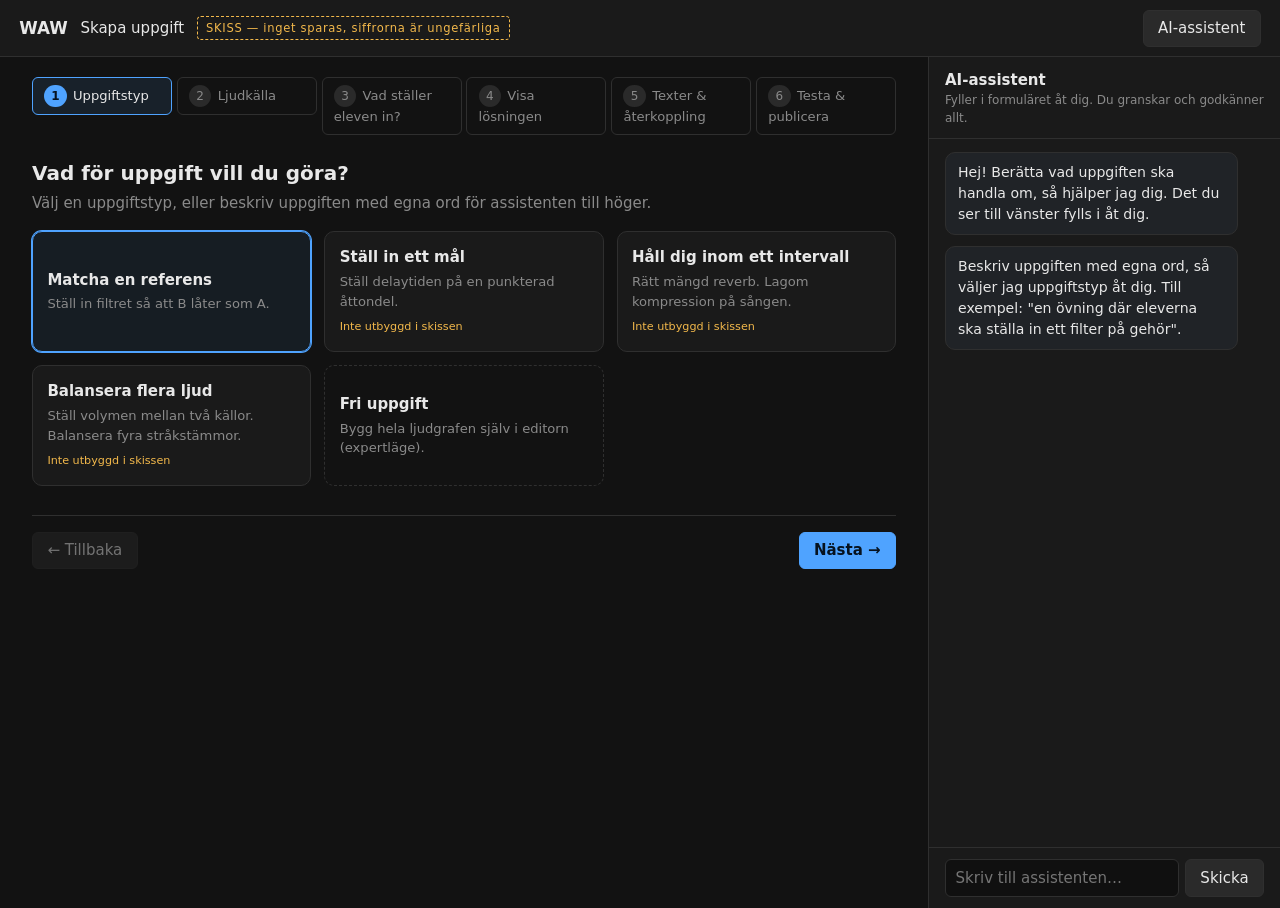
<file: docs/mockups/skapa-uppgift.html>
<!DOCTYPE html>
<html lang="sv">
<head>
<meta charset="UTF-8" />
<meta name="viewport" content="width=device-width, initial-scale=1.0" />
<title>Skapa uppgift — skiss</title>
<style>
	:root {
		--bg: #121212;
		--panel: #1a1a1a;
		--panel2: #202327;
		--border: #2f2f2f;
		--fg: #e8e8e8;
		--muted: #8a8a8a;
		--accent: #4fa3ff;
		--teal: #45b58c;
		--danger: #e5484d;
		--warn: #f2b84b;
		color-scheme: dark;
	}
	* { box-sizing: border-box; }
	html, body { height: 100%; margin: 0; }
	body { background: var(--bg); color: var(--fg); font: 15px/1.5 system-ui, sans-serif; }
	button { font: inherit; color: inherit; background: #2a2a2a; border: 1px solid var(--border); border-radius: 6px; padding: 0.4rem 0.9rem; cursor: pointer; }
	button:hover:not(:disabled) { border-color: var(--accent); }
	button:disabled { opacity: 0.45; cursor: default; }
	button.primary { background: var(--accent); color: #06121f; border-color: var(--accent); font-weight: 600; }
	button.primary:hover:not(:disabled) { filter: brightness(1.1); }
	input[type="text"], textarea, select { font: inherit; color: var(--fg); background: #101010; border: 1px solid var(--border); border-radius: 6px; padding: 0.4rem 0.6rem; width: 100%; }
	textarea { resize: vertical; min-height: 5rem; }
	h2 { margin: 0 0 0.3rem; font-size: 1.25rem; }
	h3 { margin: 1.4rem 0 0.4rem; font-size: 0.8rem; text-transform: uppercase; letter-spacing: 0.05em; color: var(--muted); }
	p.lead { margin: 0 0 1rem; color: var(--muted); }
	.hint { color: var(--muted); font-size: 0.85rem; }
	code { font: 0.85em ui-monospace, Menlo, monospace; background: #101010; padding: 0.1em 0.35em; border-radius: 4px; }

	header.top { display: flex; align-items: center; gap: 0.8rem; padding: 0.6rem 1.2rem; border-bottom: 1px solid var(--border); background: var(--panel); }
	header.top b { font-size: 1.05rem; }
	.sketch { font-size: 0.72rem; letter-spacing: 0.06em; padding: 0.15rem 0.5rem; border: 1px dashed var(--warn); color: var(--warn); border-radius: 4px; }
	header.top .spacer { flex: 1; }

	.layout { display: grid; grid-template-columns: 1fr 22rem; height: calc(100% - 3.1rem); }
	.layout.no-ai { grid-template-columns: 1fr 0; }
	main { overflow: auto; padding: 1.2rem 1.6rem 2rem; }
	main .inner { max-width: 54rem; margin: 0 auto; }

	ol.steps { display: flex; gap: 0.3rem; list-style: none; margin: 0 0 1.4rem; padding: 0; flex-wrap: wrap; }
	ol.steps li { flex: 1 1 8rem; }
	ol.steps button { width: 100%; text-align: left; padding: 0.45rem 0.7rem; background: transparent; border-radius: 6px; font-size: 0.82rem; color: var(--muted); }
	ol.steps button .n { display: inline-block; width: 1.4rem; height: 1.4rem; line-height: 1.4rem; margin-right: 0.4rem; text-align: center; border-radius: 50%; background: #2a2a2a; font-size: 0.75rem; }
	ol.steps li.active button { color: var(--fg); border-color: var(--accent); background: rgba(79, 163, 255, 0.1); }
	ol.steps li.active .n { background: var(--accent); color: #06121f; font-weight: 700; }
	ol.steps li.done .n { background: var(--teal); color: #06121f; }

	.nav { display: flex; justify-content: space-between; margin-top: 1.8rem; padding-top: 1rem; border-top: 1px solid var(--border); }

	.cards { display: grid; grid-template-columns: repeat(auto-fill, minmax(14rem, 1fr)); gap: 0.8rem; }
	.card { text-align: left; padding: 0.9rem; background: var(--panel); border: 1px solid var(--border); border-radius: 10px; cursor: pointer; }
	.card:hover { border-color: var(--accent); }
	.card.selected { border-color: var(--accent); box-shadow: 0 0 0 1px var(--accent); background: rgba(79, 163, 255, 0.07); }
	.card .name { font-weight: 600; margin-bottom: 0.2rem; }
	.card .ex { color: var(--muted); font-size: 0.82rem; }
	.card .tag { display: inline-block; margin-top: 0.5rem; font-size: 0.7rem; color: var(--warn); }
	.card.expert { background: transparent; border-style: dashed; }

	.row { display: flex; gap: 0.8rem; flex-wrap: wrap; align-items: center; }
	.panel { background: var(--panel); border: 1px solid var(--border); border-radius: 10px; padding: 1rem; margin: 0.8rem 0; }
	.choices { display: flex; gap: 0.5rem; flex-wrap: wrap; }
	.choice { padding: 0.35rem 0.8rem; border: 1px solid var(--border); border-radius: 999px; background: #222; cursor: pointer; font-size: 0.88rem; }
	.choice.selected { border-color: var(--accent); background: rgba(79, 163, 255, 0.15); }
	.drop { margin-top: 0.6rem; padding: 1.2rem; text-align: center; border: 1px dashed var(--border); border-radius: 10px; color: var(--muted); cursor: pointer; }
	.drop:hover, .drop.over { border-color: var(--accent); color: var(--fg); }
	label.check { display: flex; align-items: center; gap: 0.5rem; margin: 0.35rem 0; cursor: pointer; }
	label.check input { width: 1rem; height: 1rem; }
	.banner { margin: 0 0 1rem; padding: 0.55rem 0.8rem; border: 1px dashed var(--warn); border-radius: 8px; color: var(--warn); font-size: 0.85rem; }

	.slider-row { display: grid; grid-template-columns: 7rem 1fr 6.5rem; gap: 0.7rem; align-items: center; margin: 0.45rem 0; }
	.slider-row input[type="range"] { width: 100%; accent-color: var(--accent); }
	.slider-row .val { font: 0.9rem ui-monospace, Menlo, monospace; text-align: right; }
	.slider-row.locked { opacity: 0.4; }
	.segmented { display: inline-flex; border: 1px solid var(--border); border-radius: 8px; overflow: hidden; }
	.segmented button { border: none; border-radius: 0; background: transparent; padding: 0.4rem 1rem; }
	.segmented button.selected { background: rgba(79, 163, 255, 0.2); color: var(--accent); }
	table.tol { width: 100%; border-collapse: collapse; font-size: 0.85rem; margin-top: 0.6rem; }
	table.tol td, table.tol th { text-align: left; padding: 0.3rem 0.4rem; border-bottom: 1px solid var(--border); }
	table.tol th { color: var(--muted); font-weight: 500; }

	.tabs { display: flex; gap: 0.2rem; margin-bottom: 0.5rem; }
	.tabs button { border-radius: 6px 6px 0 0; background: transparent; border-bottom: none; color: var(--muted); }
	.tabs button.selected { color: var(--fg); background: var(--panel2); border-color: var(--accent); }
	.band { display: grid; grid-template-columns: 6rem 1fr; gap: 0.6rem; align-items: center; margin: 0.35rem 0; }

	.result { padding: 1rem 1.2rem; background: var(--panel); border: 1px solid var(--border); border-radius: 12px; max-width: 26rem; }
	.result .score { font-size: 1.8rem; font-weight: 700; }
	.result .score small { color: var(--muted); font-size: 1rem; font-weight: 400; }
	.result .status { margin-left: 0.5rem; font-size: 0.75rem; padding: 0.1rem 0.5rem; border-radius: 4px; vertical-align: middle; }
	.status.pass { background: rgba(69, 181, 140, 0.2); color: var(--teal); }
	.status.fail { background: rgba(229, 72, 77, 0.2); color: var(--danger); }
	.bar { height: 6px; margin: 0.15rem 0 0.5rem; background: #101010; border-radius: 3px; overflow: hidden; }
	.bar > div { height: 100%; background: var(--accent); }

	.selftest { list-style: none; padding: 0; margin: 0; }
	.selftest li { display: grid; grid-template-columns: 1.6rem 1fr auto; gap: 0.5rem; align-items: center; padding: 0.45rem 0; border-bottom: 1px solid var(--border); }
	.selftest .ok { color: var(--teal); font-weight: 700; }
	.selftest .no { color: var(--danger); font-weight: 700; }
	.device-wrap { display: flex; gap: 1.2rem; align-items: flex-start; flex-wrap: wrap; }
	.device { border: 2px solid #3a3d41; border-radius: 14px; background: #121212; padding: 0.7rem; overflow: hidden; }
	.device.landscape { width: 25rem; }
	.device.portrait { width: 12.5rem; }
	.device .h { font-weight: 700; margin-bottom: 0.2rem; }
	.device .t { font-size: 0.78rem; color: #cdd3d8; margin-bottom: 0.5rem; }
	.device .btns { display: flex; gap: 0.3rem; flex-wrap: wrap; margin-bottom: 0.5rem; }
	.device .btns span { padding: 0.15rem 0.5rem; background: #2a2a2a; border-radius: 5px; font-size: 0.72rem; }
	.device .fc { background: #1a1c1f; border: 1px solid var(--border); border-radius: 6px; padding: 0.4rem; font-size: 0.7rem; }
	.device .done { margin-top: 0.5rem; text-align: right; }
	.device .done span { background: var(--accent); color: #06121f; font-weight: 700; border-radius: 5px; padding: 0.15rem 0.8rem; font-size: 0.72rem; }
	.linkbox { display: flex; gap: 0.5rem; margin-top: 0.4rem; }
	.linkbox input { font: 0.82rem ui-monospace, Menlo, monospace; }

	aside#ai { border-left: 1px solid var(--border); background: var(--panel); display: flex; flex-direction: column; min-width: 0; overflow: hidden; }
	.layout.no-ai aside#ai { display: none; }
	aside#ai header { padding: 0.7rem 1rem; border-bottom: 1px solid var(--border); font-weight: 600; }
	aside#ai header small { display: block; color: var(--muted); font-weight: 400; font-size: 0.75rem; }
	#chat { flex: 1; overflow: auto; padding: 0.8rem 1rem; }
	.msg { margin: 0 0 0.7rem; padding: 0.55rem 0.75rem; border-radius: 10px; font-size: 0.88rem; max-width: 92%; }
	.msg.ai { background: var(--panel2); border: 1px solid var(--border); }
	.msg.me { background: rgba(79, 163, 255, 0.18); margin-left: auto; }
	.msg .suggest { display: block; margin-top: 0.5rem; }
	.msg button { font-size: 0.8rem; padding: 0.25rem 0.6rem; margin: 0.15rem 0.25rem 0 0; }
	#chatForm { padding: 0.7rem 1rem; border-top: 1px solid var(--border); display: flex; gap: 0.4rem; }
	#chatForm input { flex: 1; }

	@media (max-width: 900px) {
		.layout { grid-template-columns: 1fr; height: auto; }
		aside#ai { border-left: none; border-top: 1px solid var(--border); min-height: 22rem; }
		body, html { height: auto; }
	}
</style>
</head>
<body>
<header class="top">
	<b>WAW</b>
	<span>Skapa uppgift</span>
	<span class="sketch">SKISS — inget sparas, siffrorna är ungefärliga</span>
	<span class="spacer"></span>
	<button id="aiToggle" type="button" aria-pressed="true">AI-assistent</button>
</header>

<div class="layout" id="layout">
	<main>
		<div class="inner">
			<ol class="steps" id="steps"></ol>
			<section id="panel"></section>
			<div class="nav">
				<button id="back" type="button">← Tillbaka</button>
				<button id="next" type="button" class="primary">Nästa →</button>
			</div>
		</div>
	</main>

	<aside id="ai" aria-label="AI-assistent">
		<header>AI-assistent<small>Fyller i formuläret åt dig. Du granskar och godkänner allt.</small></header>
		<div id="chat"></div>
		<form id="chatForm" autocomplete="off">
			<input type="text" id="chatInput" placeholder="Skriv till assistenten…" />
			<button type="submit">Skicka</button>
		</form>
	</aside>
</div>

<script>
"use strict";

// ───────────────────────── Tillstånd ─────────────────────────
const S = {
	step: 0,
	maxStep: 0,
	recipe: "match",
	source: "pink",
	upload: null,
	loop: true,
	params: { freq: true, gain: true, q: true },
	facit: { freq: 400, gain: -9, q: 5 },
	facitSet: false,
	start: { freq: 350, gain: 0, q: 1 },
	strict: "medel",
	random: false,
	lang: "sv",
	texts: {
		sv: { title: "Matcha filtret", body: "Lyssna på A och sedan på B. Ställ in filtret så att B låter som A, och tryck på Klar när du tycker att de matchar." },
		en: { title: "Match the filter", body: "Listen to A, then to B. Adjust the filter until B sounds like A, and press Done when you think they match." }
	},
	max: 10,
	pass: 60,
	reveal: "direction",
	bands: [
		{ min: 90, text: { sv: "Mycket bra — B matchar A.", en: "Excellent — B matches A." } },
		{ min: 60, text: { sv: "På god väg.", en: "Getting there." } },
		{ min: 0, text: { sv: "Inte riktigt än — försök igen.", en: "Not yet — try again." } }
	],
	published: false
};

const STEPS = [
	{ id: "type", title: "Uppgiftstyp" },
	{ id: "source", title: "Ljudkälla" },
	{ id: "student", title: "Vad ställer eleven in?" },
	{ id: "solution", title: "Visa lösningen" },
	{ id: "texts", title: "Texter & återkoppling" },
	{ id: "test", title: "Testa & publicera" }
];

const RECIPES = [
	{ id: "match", name: "Matcha en referens", ex: "Ställ in filtret så att B låter som A.", built: true },
	{ id: "target", name: "Ställ in ett mål", ex: "Ställ delaytiden på en punkterad åttondel.", built: false },
	{ id: "range", name: "Håll dig inom ett intervall", ex: "Rätt mängd reverb. Lagom kompression på sången.", built: false },
	{ id: "balance", name: "Balansera flera ljud", ex: "Ställ volymen mellan två källor. Balansera fyra stråkstämmor.", built: false }
];

const SOURCES = [
	{ id: "pink", name: "Rosa brus", note: "Bra för att höra filter och EQ." },
	{ id: "white", name: "Vitt brus", note: "Skarpare. Hörs tydligt i höga frekvenser." },
	{ id: "saw", name: "Sågtand 110 Hz", note: "Tonhöjd med många övertoner." },
	{ id: "loop", name: "Trumloop (inbyggd)", note: "Exemplet nedan spelar brus i stället." }
];

// Tolerans per precisionsnivå — i hörbara enheter (oktaver för frekvens och Q, dB för förstärkning).
const STRICT = {
	strikt: { label: "Strikt", freq: [0.05, 0.5], gain: [0.5, 3], q: [0.1, 0.8] },
	medel: { label: "Medel", freq: [0.1, 1], gain: [1, 6], q: [0.2, 1.5] },
	forlatande: { label: "Förlåtande", freq: [0.2, 1.5], gain: [2, 9], q: [0.4, 2] }
};

// ───────────────────────── Bedömning (som i appen, förenklad) ─────────────────────────
function critScore(dev, full, zero) {
	if (dev <= full) return 1;
	if (dev >= zero) return 0;
	return 1 - (dev - full) / (zero - full);
}
function evaluate(ans) {
	const t = STRICT[S.strict];
	const items = [];
	if (S.params.freq) items.push({ key: "freq", label: "Frekvens", dev: Math.abs(Math.log2(ans.freq / S.facit.freq)), tol: t.freq, signed: Math.log2(ans.freq / S.facit.freq) });
	if (S.params.gain) items.push({ key: "gain", label: "Förstärkning", dev: Math.abs(ans.gain - S.facit.gain), tol: t.gain, signed: ans.gain - S.facit.gain });
	if (S.params.q) items.push({ key: "q", label: "Q", dev: Math.abs(Math.log2(ans.q / S.facit.q)), tol: t.q, signed: Math.log2(ans.q / S.facit.q) });
	items.forEach((i) => (i.score = critScore(i.dev, i.tol[0], i.tol[1])));
	const total = items.length ? items.reduce((a, i) => a + i.score, 0) / items.length : 1;
	return { items, total, score: Math.round(total * S.max * 10) / 10, passed: total * 100 >= S.pass };
}
function describeItem(i) {
	if (S.reveal === "score") return "";
	const q = i.score >= 0.9 ? "helt rätt" : i.score >= 0.5 ? "nära" : "långt ifrån";
	let text = `${i.label}: ${q}`;
	if (S.reveal === "direction" && i.score < 0.9 && i.signed !== 0) text += i.signed > 0 ? " — för högt" : " — för lågt";
	return text + ".";
}
function bandFor(total) {
	const sorted = [...S.bands].sort((a, b) => b.min - a.min);
	return (sorted.find((b) => total * 100 >= b.min) || { text: {} }).text[S.lang] || "";
}

// ───────────────────────── Ljud (riktigt, via Web Audio) ─────────────────────────
const audio = { ctx: null, src: null, filter: null, gain: null, playing: null };
function ensureCtx() {
	if (!audio.ctx) audio.ctx = new (window.AudioContext || window.webkitAudioContext)();
	if (audio.ctx.state === "suspended") audio.ctx.resume();
	return audio.ctx;
}
function noiseBuffer(ctx, kind) {
	const len = ctx.sampleRate * 4;
	const buf = ctx.createBuffer(1, len, ctx.sampleRate);
	const d = buf.getChannelData(0);
	if (kind === "white") {
		for (let i = 0; i < len; i++) d[i] = Math.random() * 2 - 1;
	} else {
		let b0 = 0, b1 = 0, b2 = 0, b3 = 0, b4 = 0, b5 = 0, b6 = 0; // rosa brus (Paul Kellet)
		for (let i = 0; i < len; i++) {
			const w = Math.random() * 2 - 1;
			b0 = 0.99886 * b0 + w * 0.0555179; b1 = 0.99332 * b1 + w * 0.0750759; b2 = 0.969 * b2 + w * 0.153852;
			b3 = 0.8665 * b3 + w * 0.3104856; b4 = 0.55 * b4 + w * 0.5329522; b5 = -0.7616 * b5 - w * 0.016898;
			d[i] = (b0 + b1 + b2 + b3 + b4 + b5 + b6 + w * 0.5362) * 0.11;
			b6 = w * 0.115926;
		}
	}
	return buf;
}
function stopAudio() {
	try { audio.src && audio.src.stop(); } catch {}
	audio.src = null;
	audio.playing = null;
}
function playAudio(which) {
	const ctx = ensureCtx();
	stopAudio();
	const f = ctx.createBiquadFilter();
	f.type = "peaking";
	let src;
	if (S.source === "saw") {
		src = ctx.createOscillator();
		src.type = "sawtooth";
		src.frequency.value = 110;
	} else {
		src = ctx.createBufferSource();
		src.buffer = noiseBuffer(ctx, S.source === "white" ? "white" : "pink");
		src.loop = true;
	}
	const g = ctx.createGain();
	g.gain.value = S.source === "saw" ? 0.12 : 0.5;
	src.connect(f).connect(g).connect(ctx.destination);
	audio.filter = f;
	audio.src = src;
	audio.playing = which;
	applyFilter();
	src.start();
}
function applyFilter() {
	if (!audio.filter) return;
	// "start-clean" is the source with no filter at all
	const p = audio.playing === "start" ? S.start : audio.playing === "start-clean" ? { freq: 1000, gain: 0, q: 1 } : S.facit;
	audio.filter.frequency.value = p.freq;
	audio.filter.gain.value = p.gain;
	audio.filter.Q.value = p.q;
}
function curvePath(p, w, h) {
	const ctx = ensureCtx();
	const f = ctx.createBiquadFilter();
	f.type = "peaking";
	f.frequency.value = p.freq;
	f.gain.value = p.gain;
	f.Q.value = p.q;
	const n = 120;
	const freqs = new Float32Array(n);
	for (let i = 0; i < n; i++) freqs[i] = 20 * Math.pow(1000, i / (n - 1));
	const mag = new Float32Array(n), ph = new Float32Array(n);
	f.getFrequencyResponse(freqs, mag, ph);
	let d = "";
	for (let i = 0; i < n; i++) {
		const db = Math.max(-24, Math.min(24, 20 * Math.log10(mag[i])));
		const x = (i / (n - 1)) * w, y = h / 2 - (db / 24) * (h / 2);
		d += (i ? "L" : "M") + x.toFixed(1) + " " + y.toFixed(1);
	}
	return d;
}

// ───────────────────────── Hjälpare ─────────────────────────
const $ = (sel, root = document) => root.querySelector(sel);
const esc = (s) => String(s).replace(/[&<>"]/g, (c) => ({ "&": "&amp;", "<": "&lt;", ">": "&gt;", '"': "&quot;" }[c]));
const fmtFreq = (f) => (f >= 1000 ? (f / 1000).toFixed(2).replace(/\.?0+$/, "") + " kHz" : Math.round(f) + " Hz");
const freqToSlider = (f) => Math.log(f / 20) / Math.log(1000);
const sliderToFreq = (t) => Math.round(20 * Math.pow(1000, t));
const recipe = () => RECIPES.find((r) => r.id === S.recipe);

// ───────────────────────── Steg ─────────────────────────
const views = {
	type() {
		return `
			<h2>Vad för uppgift vill du göra?</h2>
			<p class="lead">Välj en uppgiftstyp, eller beskriv uppgiften med egna ord för assistenten till höger.</p>
			<div class="cards">
				${RECIPES.map((r) => `<button class="card ${S.recipe === r.id ? "selected" : ""}" data-recipe="${r.id}">
					<div class="name">${esc(r.name)}</div><div class="ex">${esc(r.ex)}</div>
					${r.built ? "" : '<span class="tag">Inte utbyggd i skissen</span>'}</button>`).join("")}
				<button class="card expert" data-recipe="free"><div class="name">Fri uppgift</div><div class="ex">Bygg hela ljudgrafen själv i editorn (expertläge).</div></button>
			</div>`;
	},
	source() {
		return `
			${!recipe().built ? `<div class="banner">I skissen är bara "Matcha en referens" utbyggd — stegen nedan visar den.</div>` : ""}
			<h2>Vilket ljud ska eleven arbeta med?</h2>
			<p class="lead">Inbyggda ljud kräver ingen uppladdning (och inga upphovsrättsfrågor). Egna filer går också.</p>
			<div class="cards">
				${SOURCES.map((s) => `<button class="card ${S.source === s.id ? "selected" : ""}" data-source="${s.id}"><div class="name">${esc(s.name)}</div><div class="ex">${esc(s.note)}</div></button>`).join("")}
			</div>
			<div class="drop" id="drop">${S.upload ? `Vald fil: <b>${esc(S.upload)}</b> (skissen spelar brus i stället)` : "Eller dra hit en egen ljudfil, eller klicka för att välja (mp3, wav)"}</div>
			<input type="file" id="file" accept="audio/*" hidden />
			<label class="check"><input type="checkbox" id="loop" ${S.loop ? "checked" : ""}> Ljudet loopar när eleven trycker Spela</label>
			<div class="row" style="margin-top:0.8rem">
				<button id="listen" type="button">${audio.playing ? "■ Stoppa" : "▶ Lyssna"}</button>
				<span class="hint">Så här låter källan, utan filter.</span>
			</div>`;
	},
	student() {
		return `
			<h2>Vad får eleven ställa in?</h2>
			<p class="lead">Eleven får ett filter (B) som hen ställer in för att låta som referensen (A). Du bestämmer vilka reglage som finns. Allt annat är låst och syns inte.</p>
			<div class="panel">
				<div class="row"><b>Filter</b><span class="hint">Typ: topp (peaking)</span></div>
				<label class="check"><input type="checkbox" data-param="freq" ${S.params.freq ? "checked" : ""}> Frekvens</label>
				<label class="check"><input type="checkbox" data-param="gain" ${S.params.gain ? "checked" : ""}> Förstärkning (dB)</label>
				<label class="check"><input type="checkbox" data-param="q" ${S.params.q ? "checked" : ""}> Q (bredd)</label>
				<p class="hint" style="margin:0.6rem 0 0">Det som inte är ikryssat är låst på startvärdet och syns inte för eleven.</p>
			</div>
			<h3>Så ser eleven filtret när uppgiften börjar</h3>
			<div class="panel">
				<svg viewBox="0 0 360 110" width="100%" height="110" aria-label="Filterkurva">
					<line x1="0" x2="360" y1="55" y2="55" stroke="#2f2f2f"/>
					<path d="${curvePath(S.start, 360, 110)}" fill="none" stroke="#4fa3ff" stroke-width="2"/>
				</svg>
				<div class="hint">Startvärden: ${fmtFreq(S.start.freq)}, ${S.start.gain} dB, Q ${S.start.q} (inget filter hörs än).</div>
			</div>`;
	},
	solution() {
		const t = STRICT[S.strict];
		const row = (key, label, min, max, step, val, fmt, show) => `
			<div class="slider-row ${show ? "" : "locked"}"><span>${label}</span>
				<input type="range" data-fac="${key}" min="${min}" max="${max}" step="${step}" value="${val}" ${show ? "" : "disabled"}>
				<span class="val" id="val-${key}">${fmt}</span></div>`;
		return `
			<h2>Visa den rätta lösningen</h2>
			<p class="lead">Ställ in ljudet som det ska låta när det är rätt — det blir facit. Du slipper skriva några regler.</p>
			<div class="panel">
				${row("freq", "Frekvens", 0, 1, 0.001, freqToSlider(S.facit.freq), fmtFreq(S.facit.freq), S.params.freq)}
				${row("gain", "Förstärkning", -24, 24, 0.5, S.facit.gain, S.facit.gain + " dB", S.params.gain)}
				${row("q", "Q", 0.1, 20, 0.1, S.facit.q, S.facit.q, S.params.q)}
				<div class="row" style="margin-top:0.8rem">
					<button id="playFacit" type="button">${audio.playing === "facit" ? "■ Stoppa" : "▶ Spela rätt ljud (A)"}</button>
					<button id="playStart" type="button">${audio.playing === "start" ? "■ Stoppa" : "▶ Spela elevens startljud (B)"}</button>
					<button id="setFacit" type="button" class="primary">${S.facitSet ? "✓ Det här är rätt svar" : "Det här är rätt svar"}</button>
				</div>
			</div>
			<h3>Hur noga ska det vara?</h3>
			<div class="segmented" id="strict">${Object.entries(STRICT).map(([k, v]) => `<button data-strict="${k}" class="${S.strict === k ? "selected" : ""}">${v.label}</button>`).join("")}</div>
			<table class="tol">
				<tr><th>Inställning</th><th>Full poäng om eleven är inom</th><th>Ingen poäng längre bort än</th></tr>
				${S.params.freq ? `<tr><td>Frekvens</td><td>${(t.freq[0] * 12).toFixed(1)} halvtoner (${(t.freq[0]).toFixed(2)} oktav)</td><td>${(t.freq[1] * 12).toFixed(0)} halvtoner</td></tr>` : ""}
				${S.params.gain ? `<tr><td>Förstärkning</td><td>${t.gain[0]} dB</td><td>${t.gain[1]} dB</td></tr>` : ""}
				${S.params.q ? `<tr><td>Q</td><td>${t.q[0]} oktav (kvot ${Math.pow(2, t.q[0]).toFixed(2)})</td><td>${t.q[1]} oktav</td></tr>` : ""}
			</table>
			<label class="check" style="margin-top:0.8rem; opacity:0.55"><input type="checkbox" disabled> Slumpa målvärdet per elev (senare — så att eleverna inte kan dela svaret)</label>`;
	},
	texts() {
		const T = S.texts[S.lang];
		const best = evaluate({ ...S.start });
		return `
			<h2>Texter och återkoppling</h2>
			<p class="lead">Det eleven läser, och det hen får veta efter Klar.</p>
			<div class="tabs" id="langTabs">
				<button data-lang="sv" class="${S.lang === "sv" ? "selected" : ""}">Svenska</button>
				<button data-lang="en" class="${S.lang === "en" ? "selected" : ""}">English</button>
				<button id="translate" type="button" title="AI-assistenten översätter ditt utkast (du granskar)" style="margin-left:auto">✨ Översätt ${S.lang === "sv" ? "till engelska" : "till svenska"}</button>
			</div>
			<div class="panel" style="margin-top:0">
				<label class="hint">Rubrik</label>
				<input type="text" id="title" value="${esc(T.title)}">
				<label class="hint" style="display:block;margin-top:0.7rem">Instruktion</label>
				<textarea id="body">${esc(T.body)}</textarea>
				<p class="hint" style="margin:0.5rem 0 0">Eleven får det språk som Canvas anger. Saknas texten på det språket används svenska.</p>
			</div>
			<h3>Poäng och återkoppling</h3>
			<div class="panel">
				<div class="row">
					<label>Poäng <input type="text" id="max" value="${S.max}" style="width:4rem"></label>
					<label>Godkänd vid <input type="text" id="pass" value="${S.pass}" style="width:4rem"> %</label>
				</div>
				<div style="margin-top:0.8rem"><div class="hint">Hur mycket ska kommentaren avslöja?</div>
					<div class="choices" id="reveal">
						${[["score", "Bara poängen"], ["distance", "Hur nära"], ["direction", "Hur nära, och för högt/lågt"]].map(([k, l]) => `<span class="choice ${S.reveal === k ? "selected" : ""}" data-reveal="${k}">${l}</span>`).join("")}
					</div></div>
				<div style="margin-top:0.8rem"><div class="hint">Kommentar efter resultat</div>
					${S.bands.map((b, i) => `<div class="band"><span>Från ${b.min} %</span><input type="text" data-band="${i}" value="${esc(b.text[S.lang] || "")}"></div>`).join("")}
				</div>
			</div>
			<div class="hint">Den som kör uppgiften med startvärdena får ${best.score} / ${S.max} (${best.passed ? "godkänd" : "ej godkänd"}).</div>`;
	},
	test() {
		const T = S.texts[S.lang];
		const exact = evaluate({ ...S.facit });
		const defaults = evaluate({ ...S.start });
		const near = evaluate({ freq: S.facit.freq * 1.07, gain: S.facit.gain + 0.8, q: S.facit.q * 1.12 });
		const off = evaluate({ freq: S.facit.freq * 2.4, gain: S.facit.gain + 7, q: S.facit.q * 3 });
		const tests = [
			["Rätt svar ger full poäng", exact.score >= S.max, `${exact.score} / ${S.max}`],
			["Startvärdena är inte godkända", !defaults.passed, `${defaults.score} / ${S.max}`],
			["Nästan rätt blir godkänt", near.passed, `${near.score} / ${S.max}`],
			["Långt ifrån rätt blir underkänt", !off.passed, `${off.score} / ${S.max}`]
		];
		const allOk = tests.every((t) => t[1]);
		const sample = evaluate({ freq: S.facit.freq * 1.3, gain: S.facit.gain + 3, q: S.facit.q * 0.7 });
		return `
			<h2>Testa och publicera</h2>
			<p class="lead">Systemet provar uppgiften åt dig innan eleverna ser den.</p>
			<div class="panel"><ul class="selftest">
				${tests.map((t) => `<li><span class="${t[1] ? "ok" : "no"}">${t[1] ? "✓" : "✗"}</span><span>${t[0]}</span><span class="hint">${t[2]}</span></li>`).join("")}
			</ul>
			<p class="hint" style="margin:0.6rem 0 0">${allOk ? "Allt ser rimligt ut." : "Något ser fel ut — justera precisionen eller poängen."}</p></div>

			<h3>Så ser det ut för eleven</h3>
			<div class="segmented" id="devSeg" style="margin-bottom:0.6rem"><button data-dev="landscape" class="selected">Liggande (dator)</button><button data-dev="portrait">Stående (mobil)</button></div>
			<div class="device-wrap">
				<div class="device landscape" id="device">
					<div class="h">${esc(T.title)}</div><div class="t">${esc(T.body)}</div>
					<div class="btns"><span>▶ Spela A</span><span>▶ Spela B</span><span>■ Stopp</span></div>
					<div class="fc"><b>Filter</b><svg viewBox="0 0 220 60" width="100%" height="60"><line x1="0" x2="220" y1="30" y2="30" stroke="#2f2f2f"/><path d="${curvePath(S.start, 220, 60)}" fill="none" stroke="#4fa3ff" stroke-width="1.5"/></svg>
						${S.params.freq ? "<span>" + fmtFreq(S.start.freq) + " </span>" : ""}${S.params.q ? "<span>Q " + S.start.q + " </span>" : ""}${S.params.gain ? "<span>" + S.start.gain + " dB</span>" : ""}</div>
					<div class="done"><span>Klar</span></div>
				</div>
				<div class="result">
					<div class="hint" style="margin-bottom:0.3rem">Efter Klar, om eleven var lite fel:</div>
					<div class="score">${sample.score}<small> / ${S.max}</small><span class="status ${sample.passed ? "pass" : "fail"}">${sample.passed ? "Godkänd" : "Ej godkänd"}</span></div>
					<div style="margin:0.4rem 0 0.6rem">${esc(bandFor(sample.total))}</div>
					${sample.items.map((i) => `<div style="font-size:0.85rem">${esc(describeItem(i))}</div><div class="bar"><div style="width:${Math.round(i.score * 100)}%"></div></div>`).join("")}
				</div>
			</div>

			<h3>Publicera</h3>
			<div class="panel">
				<div class="row"><button id="publish" type="button" class="primary" ${allOk ? "" : "disabled"}>${S.published ? "✓ Publicerad" : "Publicera uppgiften"}</button><span class="hint">Lägger uppgiften på servern. Bedömningen sparas dolt, så den inte kan läsas av eleverna.</span></div>
				${S.published ? `<div style="margin-top:0.9rem"><div class="hint">Klistra in den här länken i Canvas: <i>Uppgift → Inlämningstyp: Externt verktyg → URL</i></div>
					<div class="linkbox"><input type="text" readonly id="link" value="https://waxml.org/waw/lti/launch.php?project=matcha-filtret&view=v8k2m1x9q0"><button id="copyLink" type="button">Kopiera</button></div></div>` : ""}
			</div>`;
	}
};

// ───────────────────────── Rendering och händelser ─────────────────────────
function render() {
	$("#steps").innerHTML = STEPS.map((s, i) => `<li class="${i === S.step ? "active" : ""} ${i < S.maxStep && i !== S.step ? "done" : ""}"><button data-go="${i}"><span class="n">${i < S.maxStep && i !== S.step ? "✓" : i + 1}</span>${esc(s.title)}</button></li>`).join("");
	$("#panel").innerHTML = views[STEPS[S.step].id]();
	$("#back").disabled = S.step === 0;
	$("#next").textContent = S.step === STEPS.length - 1 ? "Klar" : "Nästa →";
	$("#next").disabled = S.step === STEPS.length - 1;
	bind();
}

function go(i) {
	if (i < 0 || i >= STEPS.length) return;
	if (audio.playing && STEPS[i].id !== "solution" && STEPS[i].id !== "source") stopAudio();
	S.step = i;
	S.maxStep = Math.max(S.maxStep, i);
	render();
	$("main").scrollTop = 0;
	stepHelp();
}

function bind() {
	const on = (sel, ev, fn) => document.querySelectorAll(sel).forEach((el) => el.addEventListener(ev, (e) => fn(e, el)));
	on("[data-recipe]", "click", (_, el) => {
		S.recipe = el.dataset.recipe === "free" ? "match" : el.dataset.recipe;
		if (el.dataset.recipe === "free") say("ai", "Fri uppgift är expertläget — det är dagens editor, där du bygger ljudgrafen själv. I skissen fortsätter vi med en färdig uppgiftstyp.");
		render();
	});
	on("[data-source]", "click", (_, el) => { S.source = el.dataset.source; if (audio.playing) stopAudio(); render(); });
	const drop = $("#drop");
	if (drop) {
		const file = $("#file");
		drop.addEventListener("click", () => file.click());
		file.addEventListener("change", () => { if (file.files[0]) { S.upload = file.files[0].name; render(); say("ai", `Jag har tagit emot ${S.upload}. I den riktiga versionen kontrollerar jag längd, nivå och om den går att loopa utan klick.`); } });
		drop.addEventListener("dragover", (e) => { e.preventDefault(); drop.classList.add("over"); });
		drop.addEventListener("dragleave", () => drop.classList.remove("over"));
		drop.addEventListener("drop", (e) => { e.preventDefault(); const f = e.dataTransfer.files[0]; if (f) { S.upload = f.name; render(); } });
	}
	on("#loop", "change", (_, el) => (S.loop = el.checked));
	on("#listen", "click", () => { if (audio.playing) stopAudio(); else playAudio("start-clean"); render(); });
	on("[data-param]", "change", (_, el) => { S.params[el.dataset.param] = el.checked; render(); });
	on("[data-fac]", "input", (_, el) => {
		const k = el.dataset.fac, v = parseFloat(el.value);
		if (k === "freq") { S.facit.freq = sliderToFreq(v); $("#val-freq").textContent = fmtFreq(S.facit.freq); }
		if (k === "gain") { S.facit.gain = v; $("#val-gain").textContent = v + " dB"; }
		if (k === "q") { S.facit.q = v; $("#val-q").textContent = v; }
		S.facitSet = false;
		$("#setFacit").textContent = "Det här är rätt svar";
		applyFilter();
	});
	on("#playFacit", "click", () => { if (audio.playing === "facit") stopAudio(); else playAudio("facit"); render(); });
	on("#playStart", "click", () => { if (audio.playing === "start") stopAudio(); else playAudio("start"); render(); });
	on("#setFacit", "click", () => { S.facitSet = true; render(); say("ai", `Noterat: rätt svar är ${fmtFreq(S.facit.freq)}, ${S.facit.gain} dB, Q ${S.facit.q}. Vill du att jag föreslår hur noga det ska vara?`, [["Ja, föreslå", () => { S.strict = "medel"; render(); say("ai", "Jag föreslår Medel: full poäng inom ungefär en tredjedels ton på frekvensen och 1 dB på förstärkningen. Det brukar passa när eleverna går på gehör. Ändra gärna.") }]]); });
	on("[data-strict]", "click", (_, el) => { S.strict = el.dataset.strict; render(); });
	on("[data-lang]", "click", (_, el) => { S.lang = el.dataset.lang; render(); });
	on("#title", "input", (_, el) => (S.texts[S.lang].title = el.value));
	on("#body", "input", (_, el) => (S.texts[S.lang].body = el.value));
	on("#translate", "click", () => {
		const from = S.lang === "sv" ? "sv" : "en", to = from === "sv" ? "en" : "sv";
		S.texts[to] = to === "en" ? { title: "Match the filter", body: "Listen to A, then to B. Adjust the filter until B sounds like A, and press Done when you think they match." } : { title: "Matcha filtret", body: "Lyssna på A och sedan på B. Ställ in filtret så att B låter som A, och tryck på Klar när du tycker att de matchar." };
		S.lang = to;
		render();
		say("ai", "Jag har gjort ett översättningsutkast. Läs igenom det innan du publicerar — du är den som vet vad som är rätt term.");
	});
	on("#max", "input", (_, el) => (S.max = Math.max(1, parseFloat(el.value) || 10)));
	on("#pass", "input", (_, el) => (S.pass = Math.max(0, Math.min(100, parseFloat(el.value) || 0))));
	on("[data-reveal]", "click", (_, el) => { S.reveal = el.dataset.reveal; render(); });
	on("[data-band]", "input", (_, el) => (S.bands[parseInt(el.dataset.band, 10)].text[S.lang] = el.value));
	on("[data-dev]", "click", (_, el) => {
		const d = $("#device");
		d.className = "device " + el.dataset.dev;
		document.querySelectorAll("[data-dev]").forEach((b) => b.classList.toggle("selected", b === el));
	});
	on("#publish", "click", () => { S.published = true; render(); say("ai", "Klart. Länken ovan är den du lägger in i Canvas. När en elev trycker Klar räknas poängen på servern och skickas tillbaka till betygsboken."); });
	on("#copyLink", "click", async (_, el) => { try { await navigator.clipboard.writeText($("#link").value); el.textContent = "Kopierad"; } catch { $("#link").select(); } setTimeout(() => (el.textContent = "Kopiera"), 1200); });
	on("[data-go]", "click", (_, el) => go(parseInt(el.dataset.go, 10)));
}

$("#back").addEventListener("click", () => go(S.step - 1));
$("#next").addEventListener("click", () => go(S.step + 1));

// ───────────────────────── AI-assistent (inspelad skiss) ─────────────────────────
function say(who, text, actions = []) {
	const div = document.createElement("div");
	div.className = "msg " + who;
	div.innerHTML = esc(text);
	if (actions.length) {
		const box = document.createElement("span");
		box.className = "suggest";
		actions.forEach(([label, fn]) => {
			const b = document.createElement("button");
			b.type = "button";
			b.textContent = label;
			b.addEventListener("click", () => { box.remove(); say("me", label); setTimeout(fn, 250); });
			box.appendChild(b);
		});
		div.appendChild(box);
	}
	$("#chat").appendChild(div);
	$("#chat").scrollTop = $("#chat").scrollHeight;
}
const HELP = {
	type: "Beskriv uppgiften med egna ord, så väljer jag uppgiftstyp åt dig. Till exempel: \"en övning där eleverna ska ställa in ett filter på gehör\".",
	source: "Rosa brus är oftast bäst för filter och EQ: det har energi överallt, så förändringen hörs tydligt. Vill du ha musik kan du ladda upp en kort loop.",
	student: "Börja gärna med att låta eleven ställa in alla tre. Vill du göra uppgiften enklare kan du låsa Q.",
	solution: "Ställ in det rätta ljudet och tryck \"Det här är rätt svar\". Sedan föreslår jag hur noga det ska vara.",
	texts: "Jag kan skriva ett utkast till instruktion och återkoppling på svenska och engelska. Du granskar och ändrar.",
	test: "Jag har provat uppgiften: rätt svar ger full poäng och startvärdena underkänns. När du publicerar får du länken till Canvas."
};
let helped = {};
function stepHelp() {
	const id = STEPS[S.step].id;
	if (helped[id]) return;
	helped[id] = true;
	say("ai", HELP[id]);
}
$("#chatForm").addEventListener("submit", (e) => {
	e.preventDefault();
	const text = $("#chatInput").value.trim();
	if (!text) return;
	$("#chatInput").value = "";
	say("me", text);
	const t = text.toLowerCase();
	setTimeout(() => {
		if (/filter|eq|frekvens|equal/.test(t)) {
			S.recipe = "match";
			S.source = /musik|loop|trum/.test(t) ? "pink" : "pink";
			S.params = { freq: true, gain: true, q: true };
			say("ai", "Det låter som uppgiftstypen \"Matcha en referens\": eleven ställer in ett filter så att det låter som ett facit. Jag har valt den, rosa brus som ljudkälla, och låtit eleven ändra frekvens, förstärkning och Q.", [["Gå vidare till ljudkällan", () => go(1)]]);
			render();
		} else if (/delay|eko|tid/.test(t)) {
			say("ai", "Det är uppgiftstypen \"Ställ in ett mål\" (till exempel en punkterad åttondel). Den är inte utbyggd i skissen, men flödet blir detsamma som i filterövningen.");
		} else if (/reverb|kompress|lagom|mängd/.test(t)) {
			say("ai", "Det är \"Håll dig inom ett intervall\": eleven ska hamna inom ett lagom område i stället för på ett exakt värde. Inte utbyggd i skissen.");
		} else if (/mix|balans|volym|stråk/.test(t)) {
			say("ai", "Det är \"Balansera flera ljud\". Facit blir hur långt ifrån varandra nivåerna får vara, i dB. Inte utbyggd i skissen.");
		} else if (/språk|engelska|översätt/.test(t)) {
			say("ai", "Instruktion och återkoppling kan finnas på flera språk. Eleven får det språk som Canvas anger. Jag kan översätta ditt utkast, du granskar det.");
		} else {
			say("ai", "I skissen kan jag bara svara på några saker: filter, delay, reverb/kompression, mix/balans och språk. Den riktiga assistenten förstår fritt, och föreslår värden som du sedan godkänner.");
		}
	}, 400);
});
$("#aiToggle").addEventListener("click", (e) => {
	const l = $("#layout");
	l.classList.toggle("no-ai");
	e.currentTarget.setAttribute("aria-pressed", String(!l.classList.contains("no-ai")));
});

say("ai", "Hej! Berätta vad uppgiften ska handla om, så hjälper jag dig. Det du ser till vänster fylls i åt dig.");
render();
stepHelp();
</script>
</body>
</html>
</file>
